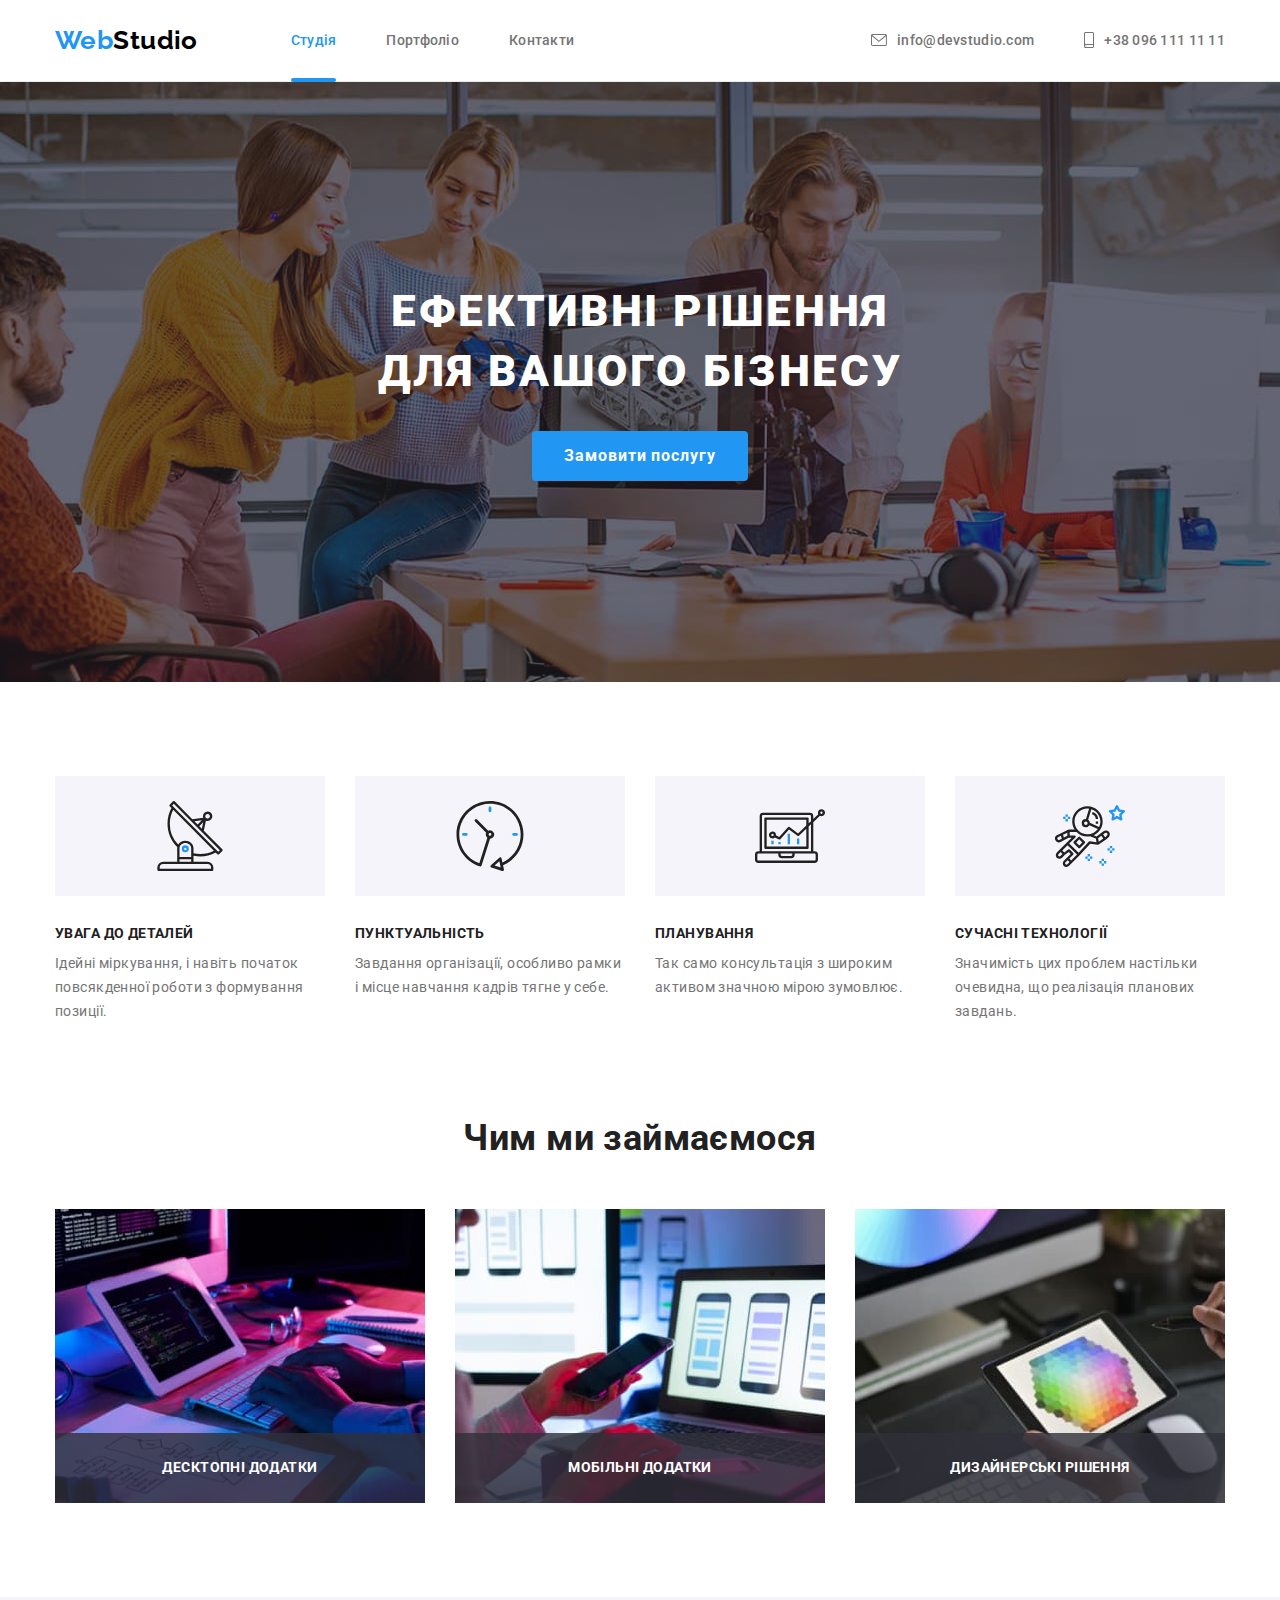
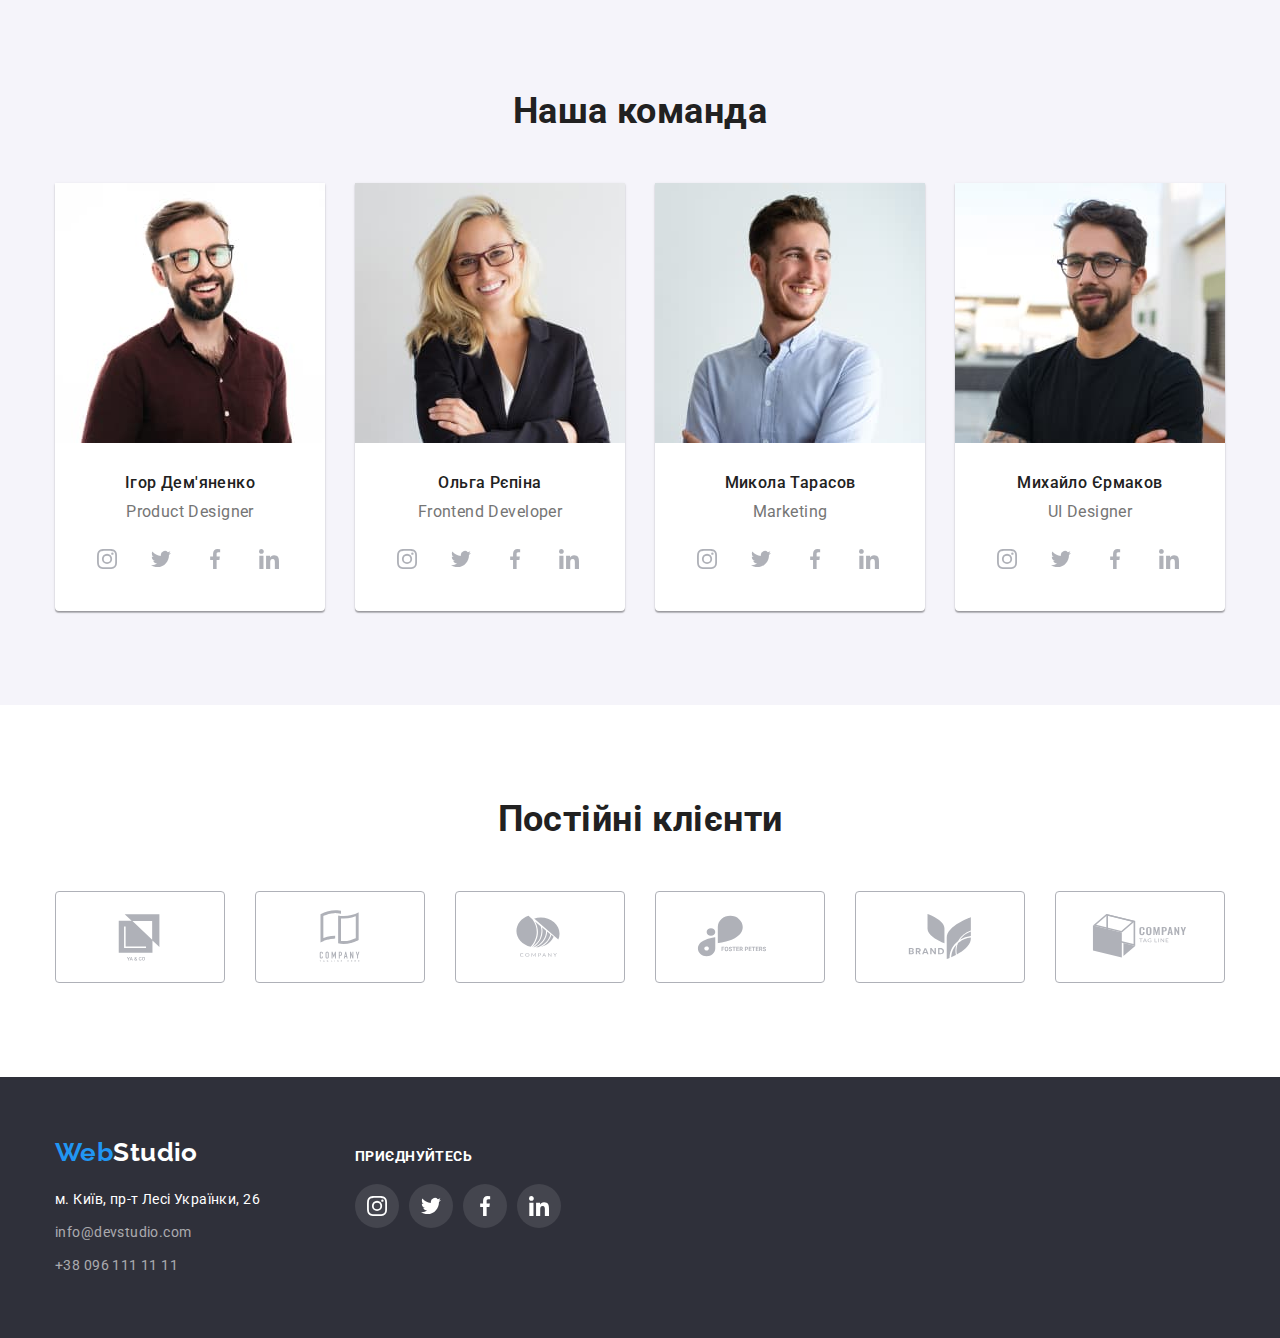
<file: index.html>
<!DOCTYPE html>
<html lang="uk">
  <head>
    <meta charset="UTF-8" >
    <meta http-equiv="X-UA-Compatible" content="IE=edge" >
    <meta name="viewport" content="width=device-width, initial-scale=1.0" >
    <link
      href="https://fonts.googleapis.com/css2?family=Raleway:wght@700&family=Roboto:wght@400;500;700;900&display=swap"
      rel="stylesheet"
    >
    <title>Document</title>
    <link
      rel="stylesheet"
      href="https://cdnjs.cloudflare.com/ajax/libs/modern-normalize/1.1.0/modern-normalize.min.css"
    >
    <link rel="stylesheet" href="./style/style.css" >
  </head>

  <body>
    <header class="head">
      <div class="head-nav container">
        <nav class="navigation">
          <a href="" class="logo"
            ><span class="logo-first">Web</span
            ><span class="logo-second">Studio</span></a>
          <ul class="nav-list">
            <li class="list">
              <a class="nav-link link current" href="./studio.html">Студія</a>
            </li>
            <li class="list">
              <a class="nav-link link" href="./portfolio.html">Портфоліо</a>
            </li>
            <li class="list"><a class="nav-link link" href="">Контакти</a></li>
          </ul>
        </nav>
        <ul class="nav-contacts">
          <li class="list">
            <a class="link icon-link" href="mailto:info@devstudio.com">
              <svg class="icon" width="16" height="12">
                <use href="./image/symbol-defs.svg#icon-envelope"></use>
              </svg>

              <span>info@devstudio.com</span></a>
          </li>

          <li class="list">
            <a class="link icon-link" href="tel:380961111111">
              <svg class="icon icon-smartphone" width="10" height="16">
                <use href="./image/symbol-defs.svg#icon-smartphone"></use>
              </svg>
              <span>+38 096 111 11 11</span></a>
          </li>
        </ul>
      </div>
    </header>

    <main>
      <section class="hero">
        <h1 class="hero-title">Ефективні рішення для вашого бізнесу</h1>
        <button class="button" type="button" data-modal-open>Замовити послугу</button>
      </section>

      <section class="features section">
        <div class="container">
          <h2 class="visually-hidden">Наші особливості</h2>

          <ul class="features-list">
            <li class="features-group">
              <div class="icon-wrapper">
              <svg class="icon-features">
                <use href="./image/symbol-defs.svg#icon-antenna"></use>
              </svg></div>
              <h3 class="title">УВАГА ДО ДЕТАЛЕЙ</h3>
              <p class="text">
                Ідейні міркування, і навіть початок повсякденної роботи з
                формування позиції.
              </p>
            </li>

            <li class="features-group">
              <div class="icon-wrapper">
              <svg class="icon-features">
                <use href="./image/symbol-defs.svg#icon-clock"></use>
              </svg></div>
              <h3 class="title">ПУНКТУАЛЬНІСТЬ</h3>
              <p class="text">
                Завдання організації, особливо рамки і місце навчання кадрів
                тягне у себе.
              </p>
            </li>

            <li class="features-group">
              <div class="icon-wrapper">
              <svg class="icon-features">
                <use href="./image/symbol-defs.svg#icon-diagram"></use>
              </svg></div>
              <h3 class="title">ПЛАНУВАННЯ</h3>
              <p class="text">
                Так само консультація з широким активом значною мірою зумовлює.
              </p>
            </li>

            <li class="features-group">
              <div class="icon-wrapper">
              <svg class="icon-features">
                <use href="./image/symbol-defs.svg#icon-astronaut"></use>
              </svg></div>
              <h3 class="title">СУЧАСНІ ТЕХНОЛОГІЇ</h3>
              <p class="text">
                Значимість цих проблем настільки очевидна, що реалізація
                планових завдань.
              </p>
            </li>
          </ul>
        </div>
      </section>

      <section class="about section">
        <div class="container">
          <h2 class="title">Чим ми займаємося</h2>
          <ul class="about-list">
            <li class="about-group">
              <img class="img"
                src="./image/box-1.jpg"
                alt="Програміст друкує код"
                width="370">
                <div class="label-wrapper">
              <p class="about-label">Десктопні додатки</p></div>
            </li>
            <li class="about-group">
              <img
                src="./image/box-2.jpg"
                alt="Дизайнер розробляє інтерфейс"
                width="370">
                <div class="label-wrapper">
                <p class="about-label">Мобільні додатки</p></div>
            </li>
            <li class="about-group">
              <img
                src="./image/box-3.jpg"
                alt="Дизайнер підберає палітру"
                width="370">
                <div class="label-wrapper">
                <p class="about-label">Дизайнерські рішення</p></div>
            </li>
          </ul>
        </div>
      </section>

      <section class="team section">
        <div class="container">
          <h2 class="title">Наша команда</h2>

          <ul class="team-list">
            <li class="team-member">
              <img src="./image/img-1.jpg" alt="Ігор Дем'яненко" width="270">
              <div class="team-content">
                <h3 class="name">Ігор Дем'яненко</h3>
                <p class="position">Product Designer</p>
                <ul class="icons-group">
                  <li>
                    <a class="social" href="" target="_blank" rel="nofollow noopener noreferrer" aria-label="instagram">
                      <svg class="social-icon" width="20" height="20">
                        <use href="./image/symbol-defs.svg#icon-instagram"></use>
                      </svg>
                    </a></li>
                    <li>
                    <a class="social" href="" target="_blank" rel="nofollow noopener noreferrer" aria-label="twitter">
                      <svg class="social-icon" width="20" height="20">
                        <use href="./image/symbol-defs.svg#icon-twitter"></use>
                      </svg>
                    </a></li>
                    <li>
                    <a class="social" href="" target="_blank" rel="nofollow noopener noreferrer" aria-label="facebook">
                      <svg class="social-icon" width="20" height="20">
                        <use href="./image/symbol-defs.svg#icon-facebook"></use>
                      </svg>
                    </a></li>
                    <li>
                    <a class="social" href="" target="_blank" rel="nofollow noopener noreferrer" aria-label="linkedin">
                      <svg class="social-icon" width="20" height="20">
                        <use href="./image/symbol-defs.svg#icon-linkedin"></use>
                      </svg>
                    </a></li>
                </ul>
              </div>
              
            </li>

            <li class="team-member">
              <img src="./image/img-2.jpg" alt="Ольга Рєпіна" width="270">
              <div class="team-content">
                <h3 class="name">Ольга Рєпіна</h3>
                <p class="position">Frontend Developer</p>
                <ul class="icons-group">
                  <li>
                    <a class="social" href="" target="_blank" rel="nofollow noopener noreferrer" aria-label="instagram">
                      <svg class="social-icon" width="20" height="20">
                        <use href="./image/symbol-defs.svg#icon-instagram"></use>
                      </svg>
                    </a></li>
                    <li>
                    <a class="social" href="" target="_blank" rel="nofollow noopener noreferrer" aria-label="twitter">
                      <svg class="social-icon" width="20" height="20">
                        <use href="./image/symbol-defs.svg#icon-twitter"></use>
                      </svg>
                    </a></li>
                    <li>
                    <a class="social" href="" target="_blank" rel="nofollow noopener noreferrer" aria-label="facebook">
                      <svg class="social-icon" width="20" height="20">
                        <use href="./image/symbol-defs.svg#icon-facebook"></use>
                      </svg>
                    </a></li>
                    <li>
                    <a class="social" href="" target="_blank" rel="nofollow noopener noreferrer" aria-label="linkedin">
                      <svg class="social-icon" width="20" height="20">
                        <use href="./image/symbol-defs.svg#icon-linkedin"></use>
                      </svg>
                    </a></li>
                </ul>
              </div>
              
            </li>

            <li class="team-member">
              <img src="./image/img-3.jpg" alt="Микола Тарасов" width="270">
              <div class="team-content">
                <h3 class="name">Микола Тарасов</h3>
                <p class="position">Marketing</p>
                <ul class="icons-group">
                  <li>
                    <a class="social" href="" target="_blank" rel="nofollow noopener noreferrer" aria-label="instagram">
                      <svg class="social-icon" width="20" height="20">
                        <use href="./image/symbol-defs.svg#icon-instagram"></use>
                      </svg>
                    </a></li>
                    <li>
                    <a class="social" href="" target="_blank" rel="nofollow noopener noreferrer" aria-label="twitter">
                      <svg class="social-icon" width="20" height="20">
                        <use href="./image/symbol-defs.svg#icon-twitter"></use>
                      </svg>
                    </a></li>
                    <li>
                    <a class="social" href="" target="_blank" rel="nofollow noopener noreferrer" aria-label="facebook">
                      <svg class="social-icon" width="20" height="20">
                        <use href="./image/symbol-defs.svg#icon-facebook"></use>
                      </svg>
                    </a></li>
                    <li>
                    <a class="social" href="" target="_blank" rel="nofollow noopener noreferrer" aria-label="linkedin">
                      <svg class="social-icon" width="20" height="20">
                        <use href="./image/symbol-defs.svg#icon-linkedin"></use>
                      </svg>
                    </a></li>
                </ul>
              </div>
              
            </li>

            <li class="team-member">
              <img src="./image/img-4.jpg" alt="Михайло Єрмаков" width="270">
              <div class="team-content">
                <h3 class="name">Михайло Єрмаков</h3>
                <p class="position">UI Designer</p>
                <ul class="icons-group">
                  <li>
                    <a class="social" href="" target="_blank" rel="nofollow noopener noreferrer" aria-label="instagram">
                      <svg class="social-icon" width="20" height="20">
                        <use href="./image/symbol-defs.svg#icon-instagram"></use>
                      </svg>
                    </a></li>
                    <li>
                    <a class="social" href="" target="_blank" rel="nofollow noopener noreferrer" aria-label="twitter">
                      <svg class="social-icon" width="20" height="20">
                        <use href="./image/symbol-defs.svg#icon-twitter"></use>
                      </svg>
                    </a></li>
                    <li>
                    <a class="social" href="" target="_blank" rel="nofollow noopener noreferrer" aria-label="facebook">
                      <svg class="social-icon" width="20" height="20">
                        <use href="./image/symbol-defs.svg#icon-facebook"></use>
                      </svg>
                    </a></li>
                    <li>
                    <a class="social" href="" target="_blank" rel="nofollow noopener noreferrer" aria-label="linkedin">
                      <svg class="social-icon" width="20" height="20">
                        <use href="./image/symbol-defs.svg#icon-linkedin"></use>
                      </svg>
                    </a></li>  
                </ul>
              </div>
              
            </li>
          </ul>
        </div>
      </section>

      <section class="clients section">
        <h2 class="title">Постійні клієнти</h2>
        <div class="container">
          <ul class="logo-list">
            <li class="logo-wrapper">
              <a class="client-wrapper" href="">
                <svg class="client" width="106" height="60">
                  <use href="./image/symbol-defs.svg#icon-Logo1"></use>
                </svg>
              </a>
            </li>
            <li class="logo-wrapper">
              <a class="client-wrapper" href="">
                <svg class="client" width="106" height="60">
                  <use href="./image/symbol-defs.svg#icon-Logo2"></use>
                </svg>
              </a>
            </li>
            <li class="logo-wrapper">
              <a class="client-wrapper" href="">
                <svg class="client" width="106" height="60">
                  <use href="./image/symbol-defs.svg#icon-Logo3"></use>
                </svg>
              </a>
            </li>
            <li class="logo-wrapper">
              <a class="client-wrapper" href="">
                <svg class="client" width="106" height="60">
                  <use href="./image/symbol-defs.svg#icon-Logo4"></use>
                </svg>
              </a>
            </li>
            <li class="logo-wrapper">
              <a class="client-wrapper" href="">
                <svg class="client" width="106" height="60">
                  <use href="./image/symbol-defs.svg#icon-Logo5"></use>
                </svg>
              </a>
            </li>
            <li class="logo-wrapper">
              <a class="client-wrapper" href="">
                <svg class="client" width="106" height="60">
                  <use href="./image/symbol-defs.svg#icon-Logo6"></use>
                </svg>
              </a>
            </li>
          </ul>
        </div>
      </section>
    </main>

    <footer class="footer">
      <div class="container footer-items">
        <div class="footer-width">
          <a href="" class="logo logo-footer"
            ><span class="logo-first">Web</span
            ><span class="logo-second">Studio</span></a>

          <address class="address">
            <ul class="list-address">
              <li class="item-address">
                <a
                  class="link address"
                  href="https://goo.gl/maps/Pagps6kGKoPbUCYeA"
                  >м. Київ, пр-т Лесі Українки, 26</a>
              </li>
              <li class="item-contact">
                <a class="link" href="mailto:info@devstudio.com"
                  >info@devstudio.com</a>
              </li>
              <li class="item-contact">
                <a class="link" href="tel:380961111111">+38 096 111 11 11</a>
              </li>
            </ul>
          </address>
        </div>

        <div class="footer-width">
          <p class="title-icon">приєднуйтесь</p>
          <ul class="footer-icons-group">
            <li><a class="social" href="">
              <svg class="social-icon" width="20" height="20">
                <use href="./image/symbol-defs.svg#icon-instagram"></use>
              </svg>
            </a></li>
            <li><a class="social" href="">
              <svg class="social-icon" width="20" height="20">
                <use href="./image/symbol-defs.svg#icon-twitter"></use>
              </svg>
            </a></li>
            <li><a class="social" href="">
              <svg class="social-icon" width="20" height="20">
                <use href="./image/symbol-defs.svg#icon-facebook"></use>
              </svg>
            </a></li>
            <li><a class="social" href="">
              <svg class="social-icon" width="20" height="20">
                <use href="./image/symbol-defs.svg#icon-linkedin"></use>
              </svg>
            </a></li>
          </ul>   
        </div>
      </div>
    </footer>

    <!-- Modal-->

    <div class="backdrop is-hidden" data-modal>
      <div class="modal">
        <button class="close-btn" type="button" data-modal-close>
          <svg class="icon-close" width="18" height="18">
            <use href="./image/symbol-defs.svg#icon-close"></use>
          </svg></button>
      </div>
    </div>

    <script src="./modal.js"></script>
  </body>
</html>
</file>
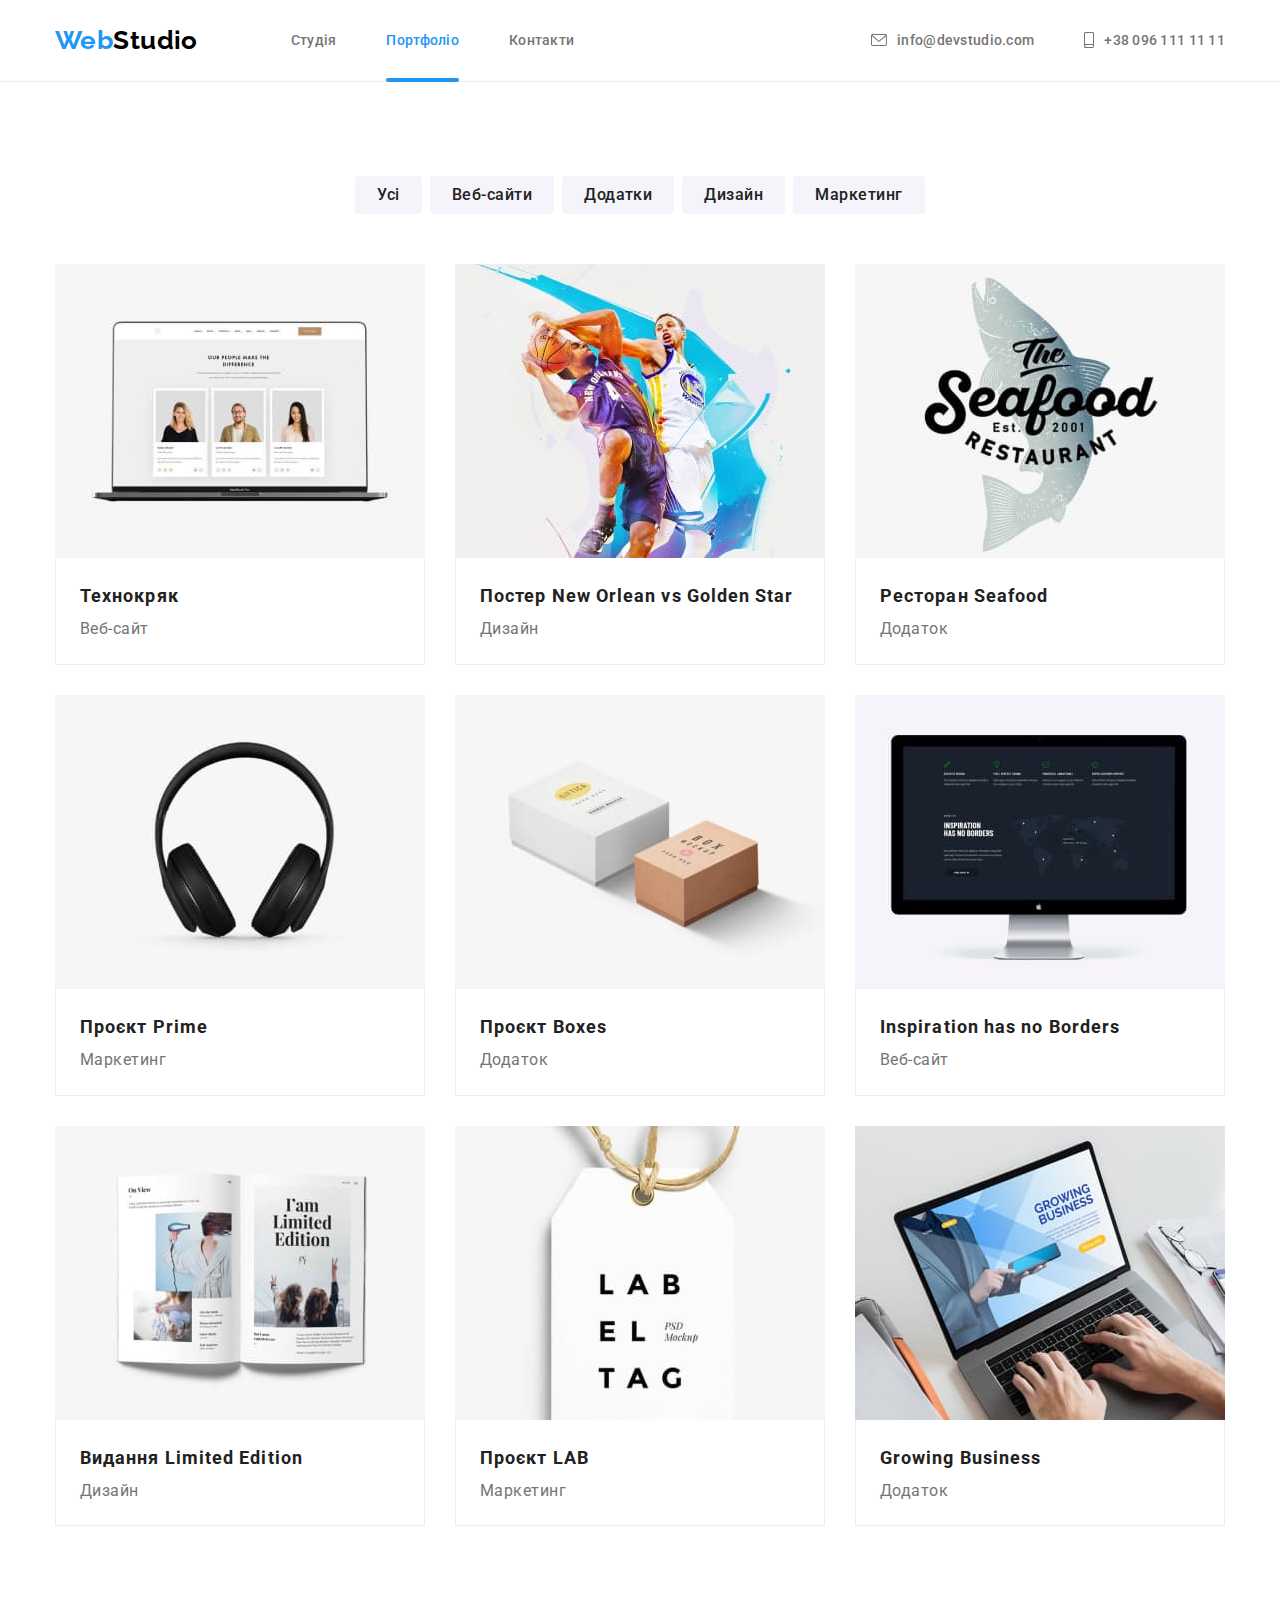
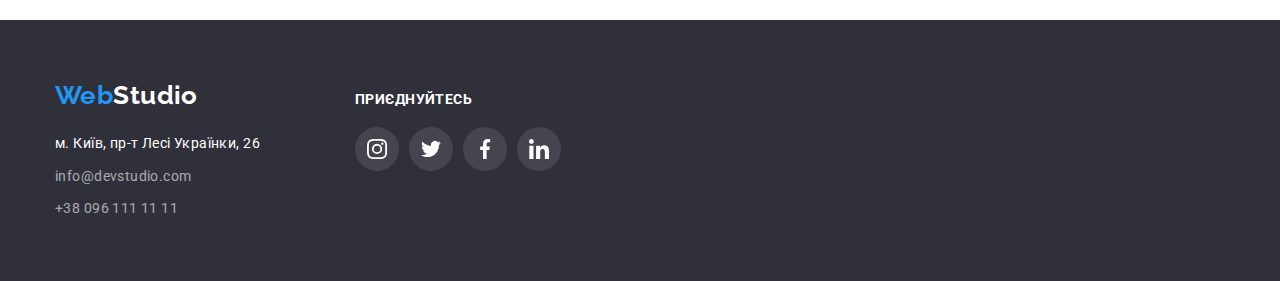
<file: portfolio.html>
<!DOCTYPE html>
<html lang="uk">
  <head>
    <meta charset="UTF-8" >
    <meta http-equiv="X-UA-Compatible" content="IE=edge" >
    <meta name="viewport" content="width=device-width, initial-scale=1.0" >
    <link
      href="https://fonts.googleapis.com/css2?family=Raleway:wght@700&family=Roboto:wght@400;500;700;900&display=swap"
      rel="stylesheet"
    >
    <title>Document</title>
    <link
      rel="stylesheet"
      href="https://cdnjs.cloudflare.com/ajax/libs/modern-normalize/1.1.0/modern-normalize.min.css"
    >
    <link rel="stylesheet" href="./style/style.css" >
  </head>

  <body>
    <header class="head">
      <div class="head-nav container">
        <nav class="navigation">
          <a href="./index.html" class="logo"
            ><span class="logo-first">Web</span
            ><span class="logo-second">Studio</span></a>
          <ul class="nav-list">
            <li class="list">
              <a class="nav-link link" href="./index.html">Студія</a>
            </li>
            <li class="list">
              <a class="nav-link link current" href="./portfolio.html"
                >Портфоліо</a>
            </li>
            <li class="list"><a class="nav-link link" href="">Контакти</a></li>
          </ul>
        </nav>
        <ul class="nav-contacts">
          <li class="list">
            <a class="link icon-link" href="mailto:info@devstudio.com">
              <svg class="icon" width="16" height="12">
                <use href="./image/symbol-defs.svg#icon-envelope"></use>
              </svg>
        
              <span>info@devstudio.com</span></a>
          </li>
        
          <li class="list">
            <a class="link icon-link" href="tel:380961111111">
              <svg class="icon icon-smartphone" width="10" height="16">
                <use href="./image/symbol-defs.svg#icon-smartphone"></use>
              </svg>
              <span>+38 096 111 11 11</span></a>
          </li>
        </ul>
      </div>
    </header>

   
    <main>
      <section class="portfolio section">
        <div class="container">
          <h1 class="visually-hidden">Портфоліо</h1>

          <ul class="button-list">
            <li class="list">
              <button class="radio-button" type="button">Усі</button>
            </li>
            <li class="list">
              <button class="radio-button" type="button">Веб-сайти</button>
            </li>
            <li class="list">
              <button class="radio-button" type="button">Додатки</button>
            </li>
            <li class="list">
              <button class="radio-button" type="button">Дизайн</button>
            </li>
            <li class="list">
              <button class="radio-button" type="button">Маркетинг</button>
            </li>
          </ul>

          <ul class="portfolio-list">
            <li class="card-group">
              <a class="work-link link" href="">
                <div class="trumb">
                <img
                  src="./image/project1.jpg"
                  alt="Ноутбук на якому зображен веб-сайт"
                  width="370">
                  <div class="overlay">
                    <p class="overlay-text">Ресурс пропонує комплексні пропозиції з різним рівнем функціоналу та сервісів. Все це
                      дозволить відвідувачу отримати
                      вичерпні відомості про компанію чи приватну особу.</p>
                  </div>
                  </div>
                <div class="content-group">
                  <h2 class="work-title">Технокряк</h2>
                  <p class="work-text">Веб-сайт</p>
                </div></a>
            </li>

            <li class="card-group">
              <a class="work-link link" href="">
                <div class="trumb">
                <img
                  src="./image/project2.jpg"
                  alt="Постер New Orlean vs Golden Star"
                  width="370">
                  <div class="overlay">
                    <p class="overlay-text">Ресурс пропонує комплексні пропозиції з різним рівнем функціоналу та сервісів. Все це дозволить відвідувачу отримати
                    вичерпні відомості про компанію чи приватну особу.</p>
                  </div>
                  </div>
                <div class="content-group">
                  <h2 class="work-title">Постер New Orlean vs Golden Star</h2>
                  <p class="work-text">Дизайн</p>
                </div></a>
            </li>

            <li class="card-group">
              <a class="work-link link" href="">
                <div class="trumb">
                <img
                  src="./image/project3.jpg"
                  alt="Логотип ресторану"
                  width="370">
                  <div class="overlay">
                    <p class="overlay-text">Ресурс пропонує комплексні пропозиції з різним рівнем функціоналу та сервісів. Все це
                      дозволить відвідувачу отримати
                      вичерпні відомості про компанію чи приватну особу.</p>
                  </div>
                  </div>
                <div class="content-group">
                  <h2 class="work-title">Ресторан Seafood</h2>
                  <p class="work-text">Додаток</p>
                </div></a>
            </li>

            <li class="card-group">
              <a class="work-link link" href="">
                <div class="trumb">
                <img src="./image/project4.jpg" alt="Навушники" width="370">
                <div class="overlay">
                  <p class="overlay-text">Ресурс пропонує комплексні пропозиції з різним рівнем функціоналу та сервісів. Все це
                    дозволить відвідувачу отримати
                    вичерпні відомості про компанію чи приватну особу.</p>
                </div>
                </div>
                <div class="content-group">
                  <h2 class="work-title">Проєкт Prime</h2>
                  <p class="work-text">Маркетинг</p>
                </div></a>
            </li>

            <li class="card-group">
              <a class="work-link link" href="">
                <div class="trumb">
                <img
                  src="./image/project5.jpg"
                  alt="Брендовані коробки"
                  width="370">
                  <div class="overlay">
                    <p class="overlay-text">Ресурс пропонує комплексні пропозиції з різним рівнем функціоналу та сервісів. Все це
                      дозволить відвідувачу отримати
                      вичерпні відомості про компанію чи приватну особу.</p>
                  </div>
                  </div>
                <div class="content-group">
                  <h2 class="work-title">Проєкт Boxes</h2>
                  <p class="work-text">Додаток</p>
                </div></a>
            </li>

            <li class="card-group">
              <a class="work-link link" href="">
                <div class="trumb">
                <img
                  src="./image/project6.jpg"
                  alt="Компьютер на якому зображен веб-сайт"
                  width="370">
                  <div class="overlay">
                    <p class="overlay-text">Ресурс пропонує комплексні пропозиції з різним рівнем функціоналу та сервісів. Все це
                      дозволить відвідувачу отримати
                      вичерпні відомості про компанію чи приватну особу.</p>
                  </div>
                  </div>
                <div class="content-group">
                  <h2 class="work-title">Inspiration has no Borders</h2>
                  <p class="work-text">Веб-сайт</p>
                </div></a>
            </li>

            <li class="card-group">
              <a class="work-link link" href="">
                <div class="trumb">
                <img src="./image/project7.jpg" alt="Журнал" width="370">
                <div class="overlay">
                  <p class="overlay-text">Ресурс пропонує комплексні пропозиції з різним рівнем функціоналу та сервісів. Все це
                    дозволить відвідувачу отримати
                    вичерпні відомості про компанію чи приватну особу.</p>
                </div>
                </div>
                <div class="content-group">
                  <h2 class="work-title">Видання Limited Edition</h2>
                  <p class="work-text">Дизайн</p>
                </div></a>
            </li>

            <li class="card-group">
              <a class="work-link link" href="">
                <div class="trumb">
                <img
                  src="./image/project8.jpg"
                  alt="Брендована бірка"
                  width="370">
                  <div class="overlay">
                    <p class="overlay-text">Ресурс пропонує комплексні пропозиції з різним рівнем функціоналу та сервісів. Все це
                      дозволить відвідувачу отримати
                      вичерпні відомості про компанію чи приватну особу.</p>
                  </div>
                  </div>
                <div class="content-group">
                  <h2 class="work-title">Проєкт LAB</h2>
                  <p class="work-text">Маркетинг</p>
                </div></a>
            </li>

            <li class="card-group">
              <a class="work-link link" href="">
                <div class="trumb">
                <img src="./image/project9.jpg" alt="Ноутбук" width="370">
                <div class="overlay">
                  <p class="overlay-text">Ресурс пропонує комплексні пропозиції з різним рівнем функціоналу та сервісів. Все це
                    дозволить відвідувачу отримати
                    вичерпні відомості про компанію чи приватну особу.</p>
                </div>
                </div>
                <div class="content-group">
                  <h2 class="work-title">Growing Business</h2>
                  <p class="work-text">Додаток</p>
                </div></a>
            </li>
          </ul>
        </div>
      </section>
    </main>

    <footer class="footer">
      <div class="container footer-items">
        <div class="footer-width">
          <a href="" class="logo logo-footer"><span class="logo-first">Web</span><span class="logo-second">Studio</span></a>
    
          <address class="address">
            <ul class="list-address">
              <li class="item-address">
                <a class="link address" href="https://goo.gl/maps/Pagps6kGKoPbUCYeA">м. Київ, пр-т Лесі Українки, 26</a>
              </li>
              <li class="item-contact">
                <a class="link" href="mailto:info@devstudio.com">info@devstudio.com</a>
              </li>
              <li class="item-contact">
                <a class="link" href="tel:380961111111">+38 096 111 11 11</a>
              </li>
            </ul>
          </address>
        </div>
    
        <div class="footer-width">
          <p class="title-icon">приєднуйтесь</p>
          <ul class="footer-icons-group">
            <li><a class="social" href="">
                <svg class="social-icon" width="20" height="20">
                  <use href="./image/symbol-defs.svg#icon-instagram"></use>
                </svg>
              </a></li>
            <li><a class="social" href="">
                <svg class="social-icon" width="20" height="20">
                  <use href="./image/symbol-defs.svg#icon-twitter"></use>
                </svg>
              </a></li>
            <li><a class="social" href="">
                <svg class="social-icon" width="20" height="20">
                  <use href="./image/symbol-defs.svg#icon-facebook"></use>
                </svg>
              </a></li>
            <li><a class="social" href="">
                <svg class="social-icon" width="20" height="20">
                  <use href="./image/symbol-defs.svg#icon-linkedin"></use>
                </svg>
              </a></li>
          </ul>
        </div>
      </div>
    </footer>
  </body>
</html>
</file>
<file: style/style.css>
:root {
  --primary-text-color: #757575;
  --titly-text-color: #212121;
  --accent-color: #2196f3;
  --active-button: #188CE8;
  --whity-color: #ffffff;
  --background-color: #f5f4fa;
  --background-dark: #2f303a;
  --black: #000000;
  --icon-color: #AFB1B8;
  --transition-timing-function: cubic-bezier(0.4, 0, 0.2, 1);
  --duration: 250ms;
}

/* general */

body {
  color: var(--primary-text-color);
  font-family: Roboto, sans-serif;
  font-size: 14px;
  letter-spacing: 0.03em;
  background-color: var(--whity-color);
}

.container {
  width: 1200px;
  margin-left: auto;
  margin-right: auto;
  padding-left: 15px;
  padding-right: 15px;
}

h2,
h3,
p,
ul {
    margin-top: 0;
    margin-bottom: 0px;
}

ul {
  padding-left: 0;
}

img {
  display: block;
}

li {
  list-style: none;
}

.section {
  padding-top: 94px;
  padding-bottom: 94px;
}

h2.title {
  color: var(--titly-text-color);
  font-weight: 700;
  font-size: 36px;
  line-height: 1.16;
  margin-bottom: 50px;
  text-align: center;
}

/* Header */


.logo {
  padding-top: 24px;
  padding-bottom: 24px;

  font-family: Raleway, sans-serif;
  font-weight: 700;
  font-size: 26px;
  line-height: 1.2;
  text-align: left;

  text-decoration: none;
}

.logo .logo-first {
  color: var(--accent-color);
}

.logo .logo-second {
  color: var(--black);
}

.head-nav li {
  list-style: none;
}

.head-nav {
  display: flex;
  align-items: center;
}

.head-nav .link {
  display: block;
  padding-top: 32px;
  padding-bottom: 32px;

  font-weight: 500;
  font-size: 14px;
  line-height: 1.2;
  text-align: center;
  letter-spacing: 0.02em;
  text-decoration: none;
  color: var(--primary-text-color);

  transition-property: color;
  transition-duration: var(--duration);
  transition-timing-function: var(--transition-timing-function);
}

.head-nav .link:hover,
.head-nav .link:focus {
  color: var(--accent-color);
}

.navigation .current {
  color: var(--accent-color);
}

.nav-list .list {
  position: relative;
}

.nav-link.link.current::after {
  content: "";
  position: absolute;
  bottom: -1px;
  left: 0;
  width: 100%;
  height: 4px;
  
  display: block;
  border-radius: 2px;
  background-color: var(--accent-color);
}

.head {
  border-bottom: 1px #ececec solid;
}

.navigation {
  display: flex;
  align-items: center;
}

.nav-list {
  display: flex;
}

.nav-list .list:not(:first-child) {
  margin-left: 50px;
}

.nav-list .list:first-child {
  margin-left: 93px;
}

.nav-contacts {
  display: flex;
  margin-left: auto;
}

.nav-contacts .list:not(:first-child) {
  margin-left: 50px;
}

.link.icon-link {
   display: flex;
   align-items: center;  
}

.icon {
  display: block;
 
  fill: currentColor;
  margin-right: 10px;
}

/* Hero */

.hero {
  max-width: 100%;
  height: 600px;
  margin-left: auto;
  margin-right: auto;
  padding-top: 200px;
  padding-bottom: 200px;

  background-image: linear-gradient(180deg, rgba(47, 48, 58, 0.4) 0%, rgba(47, 48, 58, 0.4) 100%), url(../image/hero.jpg);
  background-repeat: no-repeat;
  background-size: cover;
  background-position: center;

  text-align: center;
  background-color: var(--background-dark);
}

.hero-title {
  margin-top: 0;
  margin-bottom: 30px;
  margin-left: auto;
  margin-right: auto;
  width: 696px;

  font-weight: 900;
  font-size: 44px;
  line-height: 1.36;
  letter-spacing: 0.06em;

  text-transform: uppercase;
  color: var(--whity-color);
}

.button {
  cursor: pointer;
  color: var(--whity-color);
  background-color: var(--accent-color);
  font-family: inherit;
  font-weight: 700;
  font-size: 16px;
  line-height: 1.88;
  letter-spacing: 0.06em;
  
  display: flex;
  align-items: center;
  justify-content: center;
  margin-left: auto;
  margin-right: auto;
  width: 216px;
  height: 50px;
  border-radius: 4px;
  border: none;

  transition-property: background-color, box-shadow;
  transition-duration: var(--duration);
  transition-timing-function: var(--transition-timing-function);
}

.button:active, 
.button:hover,
 .button:focus{
  background-color: var(--active-button);
  box-shadow: 0px 4px 4px rgba(0, 0, 0, 0.15);
}

/* Features */

.visually-hidden {
  position: absolute;
  width: 1px;
  height: 1px;
  margin: -1px;
  border: 0;
  padding: 0;

  white-space: nowrap;
  clip-path: inset(100%);
  clip: rect(0 0 0 0);
  overflow: hidden;
}

.features-list {
  display: flex;
  gap: 30px;
}

.features-group {
  flex-basis: calc((100% - 90px)/4);
}

.icon-wrapper {
  display: flex;
  background-color: #F5F4FA;
  height: 120px;
  width: 100%;
  margin-bottom: 30px;
  align-items: center;
  justify-content: center;
}

.icon-features {
  width: 70px;
  height: 70px;
}

.features-list {
  list-style: none;
}

.features-list .title {
  margin-top: 0;
  margin-bottom: 10px;

  font-weight: 700;
  line-height: 1.14;
  text-align: left;
  font-size: 14px;

  color: var(--titly-text-color);
}

.features-list .text {
  line-height: 1.71;
  text-align: left;
}

/* About */

.about.section {
  padding-top: 0;
}

.about-title {
  margin-bottom: 50px;
  text-align: center;
}

.about-list {
  display: flex;
  gap: 30px;
  list-style: none;
}

.about-group {
  display: flex;
  position: relative;
  flex-basis: calc((100% - 60px)/3);
}

.label-wrapper {
   position: absolute;
    bottom: 0;
    left: 0;
    height: 70px;
    width: 100%;
    display: flex;
    align-items: center;
    justify-content: center;
    background-color: rgba(47, 48, 58, 0.8);
}

.about-label {
  font-weight: 700;
  font-size: 14px;
  line-height: 1.14;
  text-align: center;
  letter-spacing: 0.03em;
  text-transform: uppercase;
  color: var(--whity-color);
}


/* Team */

.team {
  text-align: center;
  background-color: var(--background-color);
}

.team-list {
  display: flex;
  gap: 30px;

  list-style: none;
}

.team-member {
  flex-basis: calc((100% - 90px)/4);

  border-radius: 0px 0px 4px 4px;
  box-shadow: 0px 1px 3px rgba(0, 0, 0, 0.12), 0px 1px 1px rgba(0, 0, 0, 0.14), 0px 2px 1px rgba(0, 0, 0, 0.2);
  background-color: var(--whity-color);
}

.team-content {
  padding-top: 30px;
  padding-bottom: 30px;
  padding-right: 30px;
  padding-left: 30px;
}

.team-list .name {
  margin-bottom: 10px;

  color: var(--titly-text-color);

  font-weight: 500;
  font-size: 16px;
  line-height: 1.19;
  text-align: center;
}

.team-list .position {
  font-size: 16px;
  line-height: 1.19;
  margin-bottom: 16px;
}

.icons-group {
  display: flex;
  gap: 10px; 
  list-style: none;
}

.social {
  display: flex;
  align-items: center;
  justify-content: center;
  width: 44px;
  height: 44px;
  color: var(--icon-color);
  
  border-radius: 55px;
  background-color: var(--whity-color);

  transition-property: color, background-color;
    transition-duration: var(--duration);
    transition-timing-function: var(--transition-timing-function);
}
    
.social:hover {
  background-color: var(--accent-color);
  color: var(--whity-color);
}

.social-icon {
  fill: currentColor;
}

/* clients */

.logo-list {
  display: flex;
  gap: 30px;
  list-style: none;
}

.logo-wrapper {
  flex-basis: calc((100% - 150px)/6);
}

.client-wrapper {
  height: 92px;
  width: 100%;

  display: flex;
  justify-content: center;
  align-items: center;
  color: var(--icon-color);
  
  border: 1px solid var(--icon-color);
  border-radius: 4px; 

  transition-property: color, border;
    transition-duration: var(--duration);
    transition-timing-function: var(--transition-timing-function);
  
}

.client-wrapper:hover,
.client-wrapper:focus {
    border: 1px solid var(--accent-color);
    color: var(--accent-color);
} 

.client {
  width: 106px;
  height: 60px; 
  fill: currentColor;
}


/* Footer */

.footer {
  padding-top: 60px;
  padding-bottom: 60px;
  background-color: var(--background-dark);
}

.address li {
  list-style: none;
}

.footer .logo-second {
  color: var(--whity-color);
}

.footer .logo.logo-footer {
  display: block;
  margin-bottom: 20px;
  padding: 0;
}

.footer .link {
  display: inline-block;
  line-height: 1.71;
  text-align: left;
  font-style: normal;
  text-decoration: none;
  color: rgba(255, 255, 255, 0.6);

  transition-property: color;
  transition-duration: var(--duration);
  transition-timing-function: var(--transition-timing-function);
}

.footer .link:hover,
.footer .link:focus {
  color: var(--accent-color);
}

.footer .address {
  color: var(--whity-color);
}


.list-address .item-contact {
  margin-top: 9px;
}

.footer-items {
  display: flex;
  gap: 30px;
  align-items: baseline;
}

.footer .footer-width {
  flex-basis: calc((100% - 90px)/4);
}

.footer .title-icon {
  margin-bottom: 20px;

  font-weight: 700;
  font-size: 14px;
  line-height: 16px;
  letter-spacing: 0.03em;
  text-transform: uppercase;
  
  color: var(--whity-color);
}

.footer-icons-group {
  display: flex;
  gap: 10px;
  list-style: none;
}

.footer-icons-group .social {
  color: var(--whity-color);
  fill: currentColor;
  background-color: rgba(255, 255, 255, 0.1);

  transition-property: background-color;
  transition-duration: var(--duration);
  transition-timing-function: var(--transition-timing-function);
}

.footer-icons-group .social:hover {
  background-color: var(--accent-color)
}

/* Portfolio */

.button-list li {
  list-style: none;
}

.button-list {
  display: flex;
  justify-content: center;
  margin-bottom: 50px;
}

.button-list .list:not(:last-child) {
  margin-right: 8px;
}

.portfolio .radio-button {
  padding: 6px 22px 6px 22px;
  border-radius: 4px;
  border: none;

  cursor: pointer;
  font-family: inherit;
  font-size: 16px;
  font-weight: 500;
  line-height: 1.62;
  text-align: center;
  letter-spacing: 0.03em;
  color: var(--titly-text-color);
  background-color: var(--background-color);

  transition-property: color, box-shadow, background-color;
  transition-duration: var(--duration);
  transition-timing-function: var(--transition-timing-function);
}

.portfolio .radio-button:active,
.portfolio .radio-button:hover,
.portfolio .radio-button:focus {
  background-color: var(--accent-color);
  color: var(--whity-color);
  box-shadow: 0px 3px 1px rgba(0, 0, 0, 0.1), 0px 1px 2px rgba(0, 0, 0, 0.08), 0px 2px 2px rgba(0, 0, 0, 0.12);
    border-radius: 4px;
}

.portfolio-list {
  display: flex;
  flex-wrap: wrap;
  gap: 30px;
  
  list-style: none;
}

.card-group {
  flex-basis: calc((100% - 60px)/3);
  
}

.work-link.link {
transition-property: box-shadow;
transition-duration: var(--duration);
transition-timing-function: var(--transition-timing-function);
}

.work-link.link:hover {
display: block;
box-shadow: 0px 1px 1px rgba(0, 0, 0, 0.12), 0px 4px 4px rgba(0, 0, 0, 0.06), 1px 4px 6px rgba(0, 0, 0, 0.16);
}

.content-group {
border-left: 1px solid #eeeeee;
border-bottom: 1px solid #eeeeee;
border-right: 1px solid #eeeeee;
padding: 20px 24px;
}

.work-link {
text-decoration: none;
}

.portfolio-list .work-title {
  font-size: 18px;
  font-weight: 700;
  line-height: 2;
  letter-spacing: 0.06em;
  color: var(--titly-text-color);
}

.work-text {
  font-size: 16px;
  line-height: 1.87;
  letter-spacing: 0.03em;
  color: var(--primary-text-color);
}

.trumb {
  position: relative;
  overflow: hidden;
}

.overlay {
  position: absolute;
  top: 0;
  left: 0;
  width: 100%;
  height: 100%;

  background-color: rgba(33, 150, 243, 0.9);
  
  transform: translateY(101%);
  transition-property: transform;
  transition-duration: var(--duration);
  transition-timing-function: var(--transition-timing-function);
}

.overlay-text {
  font-weight: 400;
  font-size: 18px;
  line-height: 1.555;
  letter-spacing: 0.03em;
  
  color: var(--whity-color);

  padding-left: 24px;
  padding-right: 24px;
  padding-top: 63px;
}

.work-link.link:hover .overlay {
  transform: translateY(0%);
}

/* Modal */

.backdrop {
  position: fixed;
  top: 0;
  left: 0;
  z-index: 1000;

  width: 100%;
  height: 100%;

  background-color: rgba(0, 0, 0, 0.2);

  transition: opacity var(--duration) var(--transition-timing-function), visibility var(--duration) var(--transition-timing-function);
}

.backdrop.is-hidden {
  opacity: 0;
  visibility: hidden;
  pointer-events: none;
}

.modal {
  position: absolute;
  top: 50%;
  left: 50%;

  transform: translateX(-50%) translateY(-50%) scale(1);

  width: 528px;
  min-height: 581px;

  background-color: var(--whity-color);
  border-radius: 4px;
  box-shadow: 0px 1px 3px rgba(0, 0, 0, 0.12), 0px 1px 1px rgba(0, 0, 0, 0.14), 0px 2px 1px rgba(0, 0, 0, 0.2);

  transition: transform var(--duration) var(--transition-timing-function), box-shadow var(--duration) var(--transition-timing-function);
}

.backdrop.is-hidden .modal {
  transform: translateX(-50%) translateY(-70%) scale(0.8);
}

.close-btn {
  position: absolute;
  top: 8px;
  right: 8px;

  display: flex;
  align-items: center;
  justify-content: center;

  width: 30px;
  height: 30px;
  padding: 0;
  
  background-color: var(--whity-color);
  border: 1px solid rgba(0, 0, 0, 0.1);
  border-radius: 99px;
  cursor: pointer;
}
</file>
